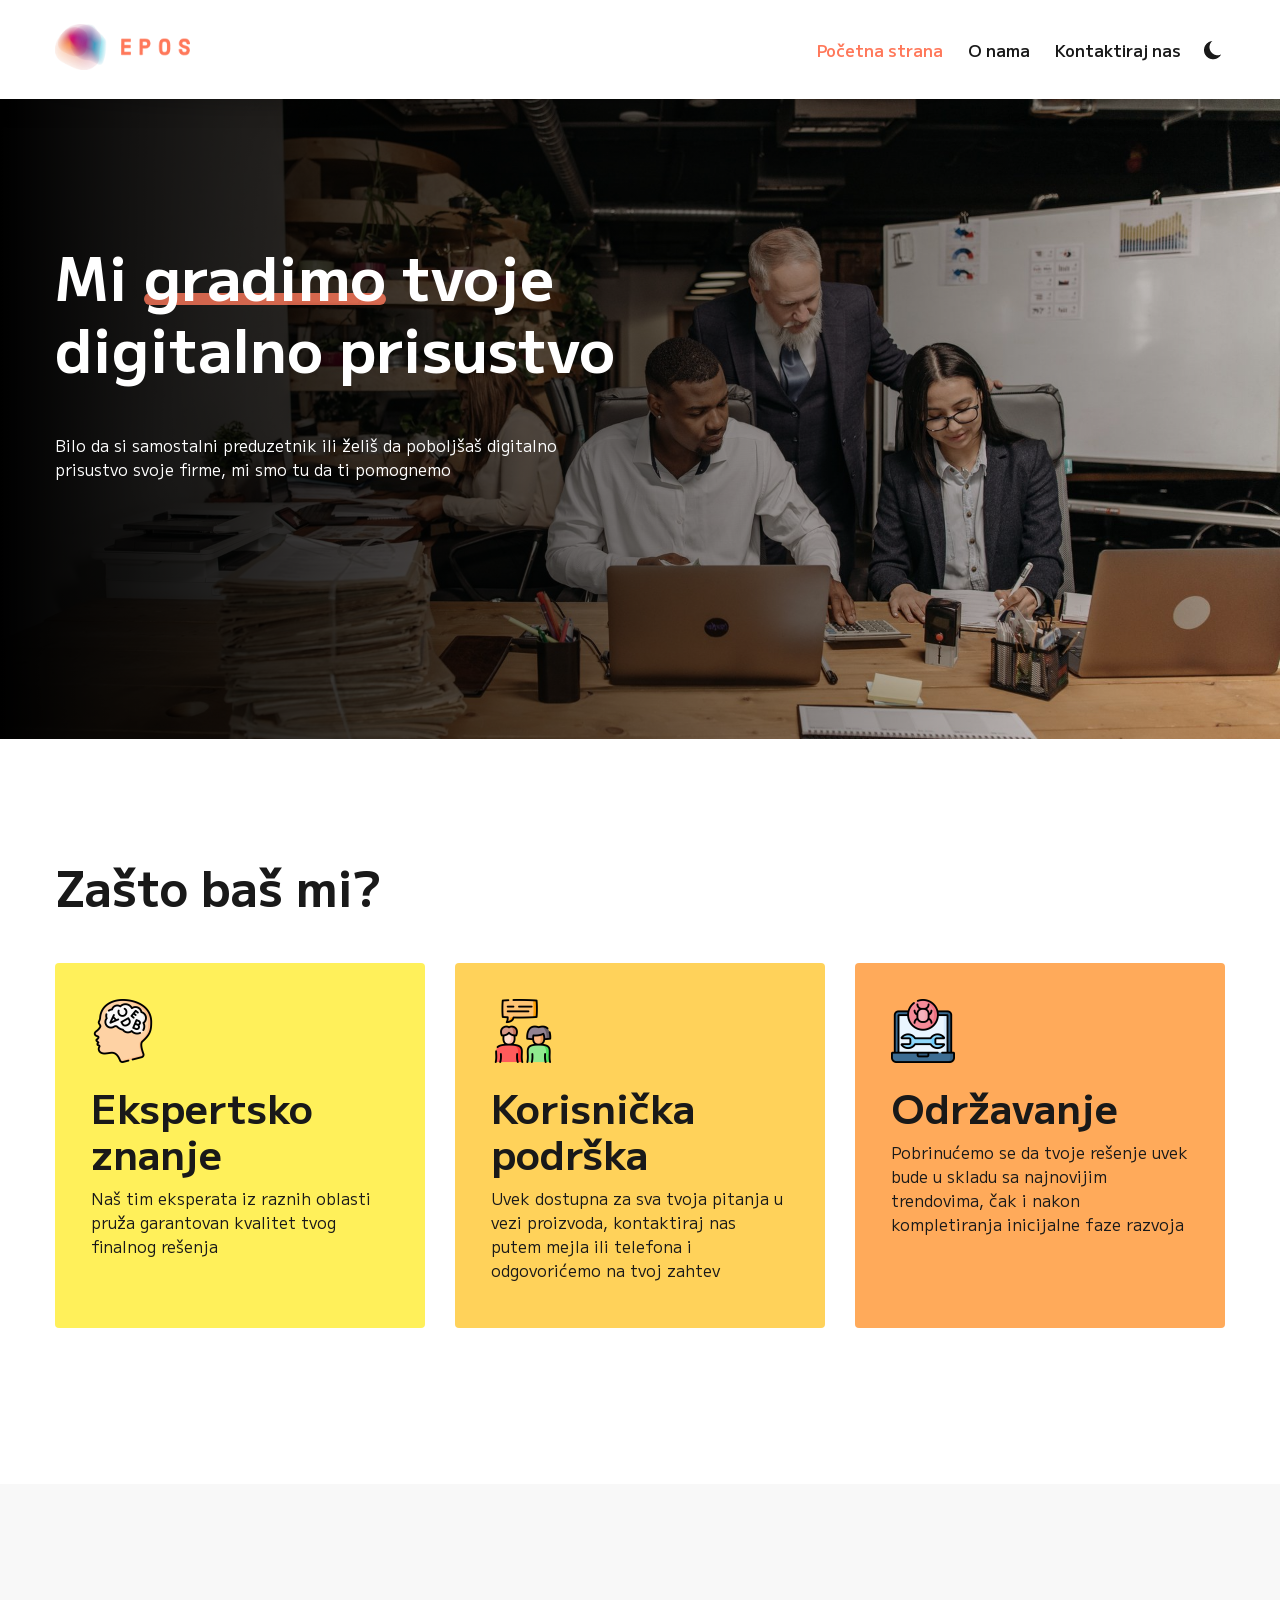
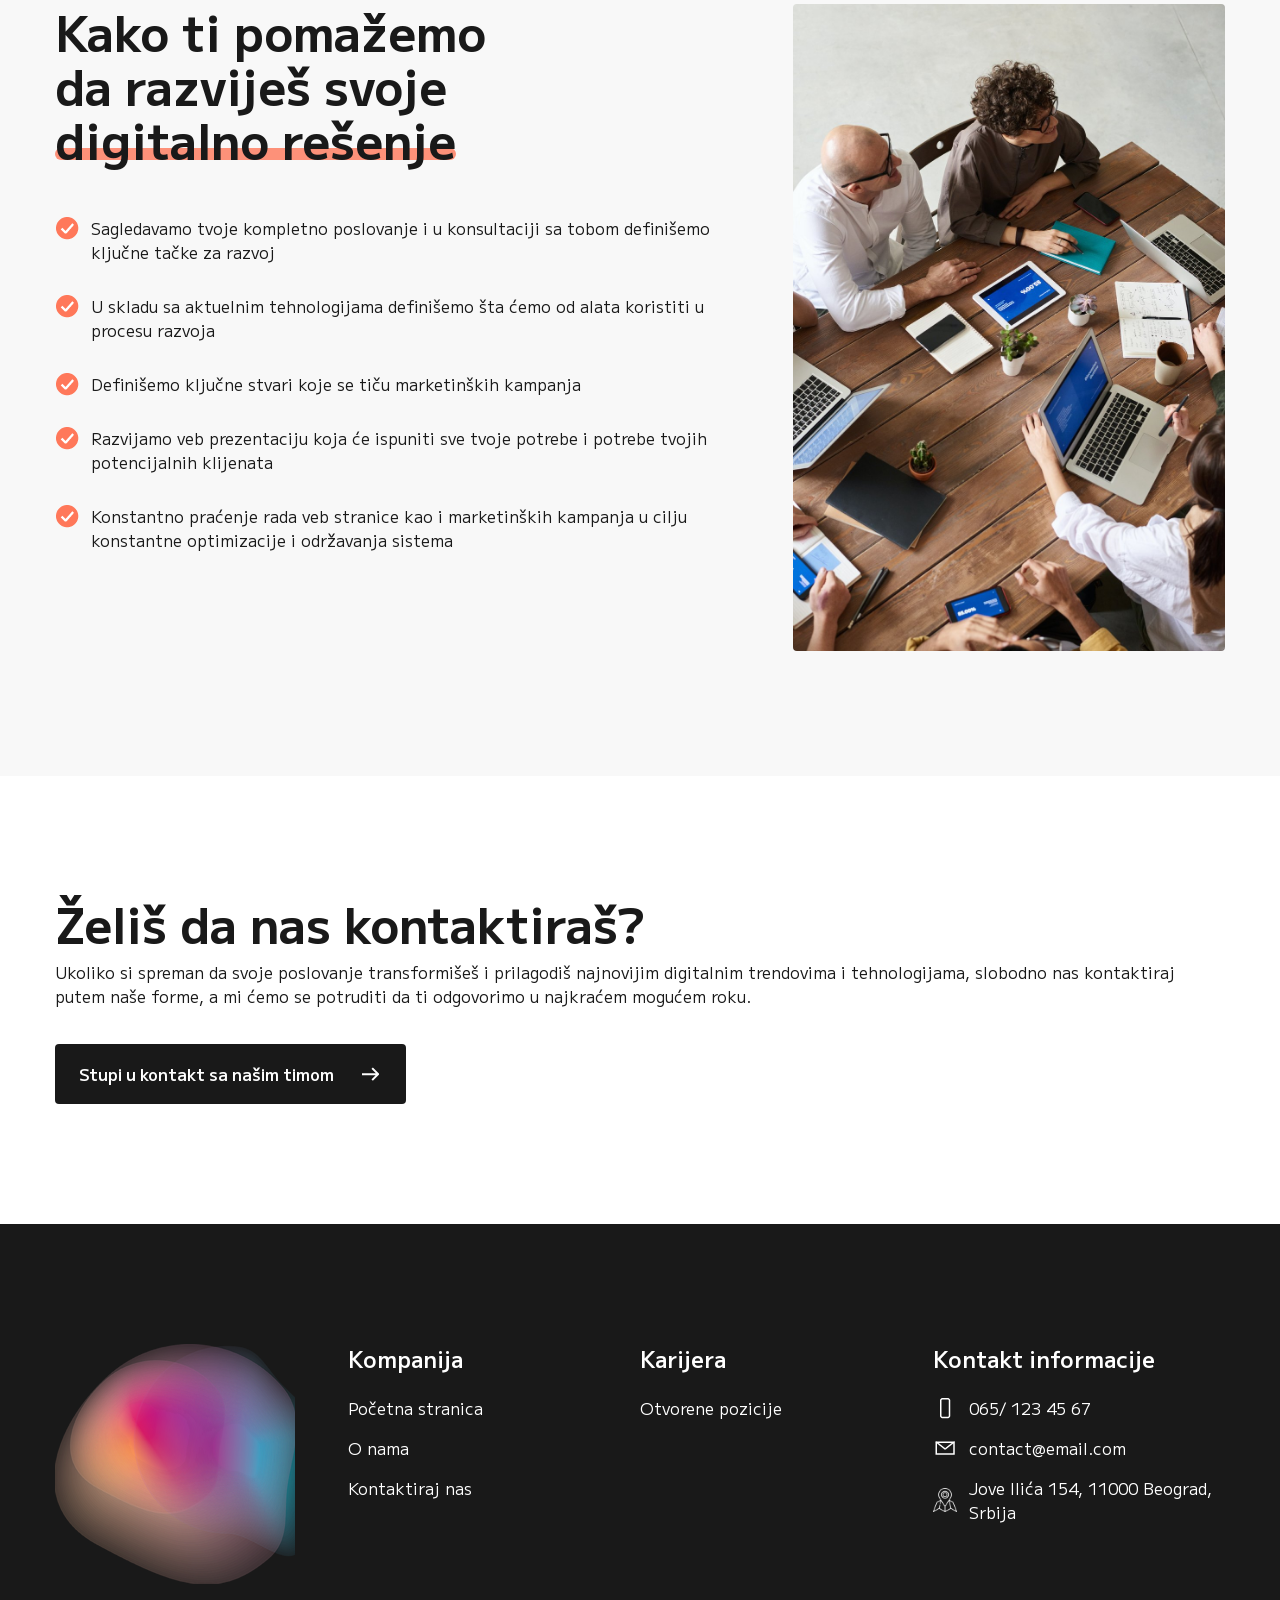
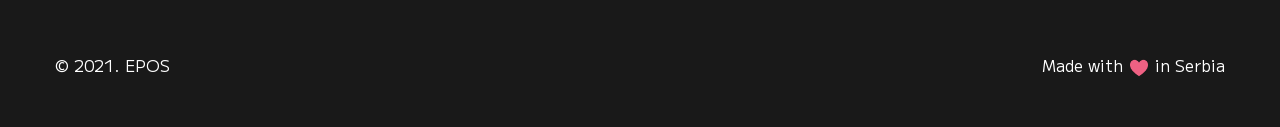
<file: index.html>
<!DOCTYPE html>
<html lang="sr">

<head>
    <meta charset="UTF-8">
    <meta http-equiv="X-UA-Compatible" content="IE=edge">
    <meta name="viewport" content="width=device-width, initial-scale=1.0">
    <title>Mi gradimo tvoje digitalno prisustvo</title>
    <meta name="description"
        content="Bilo da si samostalni preduzetnik ili želiš da poboljšaš digitalno prisustvo svoje firme, mi smo tu da ti pomognemo" />

    <!-- og: tags for social networks -->
    <meta property="og:title" content="Mi gradimo tvoje digitalno prisustvo" />
    <meta property="og:description"
        content="Bilo da si samostalni preduzetnik ili želiš da poboljšaš digitalno prisustvo svoje firme, mi smo tu da ti pomognemo" />
    <meta property="og:image" content="./images/index-hero.jpg" />

    <link rel="stylesheet" href="./css/modules/contact-us.css" />
    <link rel="stylesheet" href="./css/modules/footer.css" />
    <link rel="stylesheet" href="./css/modules/navigation.css" />
    <link rel="stylesheet" href="./css/modules/hero.css" />
    <link rel="stylesheet" href="./css/modules/underline.css" />
    <link rel="stylesheet" href="./css/modules/scroll.css" />
    <link rel="stylesheet" href="./css/modules/why-us.css" />
    <link rel="stylesheet" href="./css/modules/dark-mode.css" />

    <link rel="stylesheet" href="./css/global.css" />
    <link rel="stylesheet" href="./css/colors.css" />

    <link rel="stylesheet" href="./css/pages/index.css" />
</head>

<body>
    <script>
        if (document.cookie.split('; ').includes('dark_mode=1')) {
            document.body.classList.add('is-dark');
        }
    </script>
    <nav>
        <div id="navigation">
            <div id="navigation-inner-wrapper" class="container">
                <div>
                    <img class="navigation-logo" alt="logo" src="./images/logo-landscape.png" />
                </div>
                <div class="navigation-right-side">
                    <div class="navigation-links">
                        <a class="navigation-link text-eerie-black active" href="#">
                            Početna strana
                        </a>
                        <a class="navigation-link text-eerie-black" href="./pages/about.html">
                            O nama
                        </a>
                        <a class="navigation-link text-eerie-black" href="./pages/contact.html">
                            Kontaktiraj nas
                        </a>
                    </div>
                    <div class="view-mode-switch-wrapper">
                        <img class="view-mode-switch dark active" src="./images/icons/do-not-disturb-black.png"
                            alt="Dark mode" />
                        <img class="view-mode-switch light" src="./images/icons/do-not-disturb-white.png"
                            alt="Light mode" />
                    </div>
                </div>
                <div id="open-menu">
                    <div class="background-eerie-black"></div>
                    <div class="background-eerie-black"></div>
                </div>
            </div>
        </div>
    </nav>

    <main>
        <div class="hero">
            <div class="container">
                <div class="hero-content">
                    <h1 class="hero-title">Mi <span class="underline-primary">gradimo</span> tvoje digitalno prisustvo
                    </h1>
                    <p>Bilo da si samostalni preduzetnik ili želiš da poboljšaš digitalno prisustvo svoje firme, mi smo
                        tu da ti pomognemo</p>
                </div>
            </div>
        </div>

        <div class="section">
            <div class="container">
                <h2 class="section-title">Zašto baš mi?</h2>

                <div class="why-us-section-grid">
                    <div class="why-us-section-block background-corn">
                        <img src="./images/icons/lightbulb.png" alt="" />
                        <h3 class="is-dark--no-color-change">Ekspertsko znanje</h3>
                        <p class="is-dark--no-color-change">Naš tim eksperata iz raznih oblasti pruža garantovan
                            kvalitet tvog finalnog rešenja</p>
                    </div>

                    <div class="why-us-section-block background-orange-yellow-crayola">
                        <img src="./images/icons/help.png" alt="" />
                        <h3 class="is-dark--no-color-change">Korisnička podrška</h3>
                        <p class="is-dark--no-color-change">Uvek dostupna za sva tvoja pitanja u vezi proizvoda,
                            kontaktiraj nas putem mejla ili telefona i odgovorićemo na tvoj zahtev</p>
                    </div>

                    <div class="why-us-section-block background-rajah">
                        <img src="./images/icons/diagram.png" alt="" />
                        <h3 class="is-dark--no-color-change">Održavanje</h3>
                        <p class="is-dark--no-color-change">Pobrinućemo se da tvoje rešenje uvek bude u skladu sa
                            najnovijim trendovima, čak i nakon kompletiranja inicijalne faze razvoja</p>
                    </div>
                </div>
            </div>
        </div>

        <div class="section grey">
            <div class="container">
                <div class="how-we-help-wrapper">
                    <div>
                        <h2 class="section-title">Kako ti pomažemo da razviješ svoje <span
                                class="underline-primary">digitalno rešenje</span></h2>

                        <ul class="reset-list">
                            <li class="how-we-help-item">
                                <img src="./images/icons/check.png" />
                                <p>
                                    Sagledavamo tvoje kompletno poslovanje i u konsultaciji sa tobom definišemo ključne
                                    tačke za razvoj
                                </p>
                            </li>

                            <li class="how-we-help-item">
                                <img src="./images/icons/check.png" />
                                <p>
                                    U skladu sa aktuelnim tehnologijama definišemo šta ćemo od alata koristiti u procesu
                                    razvoja
                                </p>
                            </li>

                            <li class="how-we-help-item">
                                <img src="./images/icons/check.png" />
                                <p>
                                    Definišemo ključne stvari koje se tiču marketinških kampanja
                                </p>
                            </li>

                            <li class="how-we-help-item">
                                <img src="./images/icons/check.png" />
                                <p>
                                    Razvijamo veb prezentaciju koja će ispuniti sve tvoje potrebe i potrebe tvojih
                                    potencijalnih klijenata
                                </p>
                            </li>

                            <li class="how-we-help-item">
                                <img src="./images/icons/check.png" />
                                <p>
                                    Konstantno praćenje rada veb stranice kao i marketinških kampanja u cilju konstantne
                                    optimizacije i održavanja sistema
                                </p>
                            </li>
                        </ul>
                    </div>

                    <div class="how-we-help-image">
                        <img src="./images/index-how-we-help.jpg" alt="Srećni ljudi" />
                    </div>
                </div>
            </div>
        </div>

        <div class="section">
            <div class="container">
                <div class="ready-section-content">
                    <h2 class="section-title">
                        Želiš da nas kontaktiraš?
                    </h2>
                    <p class="section-subtitle">
                        Ukoliko si spreman da svoje poslovanje transformišeš i prilagodiš najnovijim digitalnim
                        trendovima i tehnologijama, slobodno nas kontaktiraj putem naše forme, a mi ćemo se potruditi da
                        ti odgovorimo u najkraćem mogućem roku.
                    </p>
                </div>
                <a href="./pages/contact.html" class="cta with-arrow background-eerie-black">
                    <span class="is-dark--no-color-change">
                        Stupi u kontakt sa našim timom
                    </span>
                    <img class="is-dark--hide" src="./images/icons/right-arrow-regular-white.png" alt="" />
                    <img class="is-dark--show" src="./images/icons/right-arrow-regular-black.png" alt="" />
                </a>
            </div>
        </div>

        <div id="scroll-to-top-button">
            <img src="./images/icons/up-arrow-regular-black.png" alt="" />
        </div>
    </main>

    <footer>
        <div class="footer background-eerie-black">
            <div class="container">
                <div class="footer-wrapper">
                    <div>
                        <img class="footer-logo" src="./images/logo.png" alt="Logo" />
                    </div>
                    <div>
                        <h5 class="footer-column-heading">
                            Kompanija
                        </h5>
                        <a href="#" class="footer-link">
                            Početna stranica
                        </a>
                        <a href="./pages/about.html" class="footer-link">
                            O nama
                        </a>
                        <a href="./pages/contact.html" class="footer-link">
                            Kontaktiraj nas
                        </a>
                    </div>
                    <div>
                        <h5 class="footer-column-heading">
                            Karijera
                        </h5>
                        <a href="./pages/open_positions.html" class="footer-link">
                            Otvorene pozicije
                        </a>
                    </div>
                    <div>
                        <h5 class="footer-column-heading">
                            Kontakt informacije
                        </h5>
                        <a href="tel:+381651234567" class="footer-link with-icon">
                            <img src="./images/icons/phone.png" alt="" />
                            <span>
                                065/ 123 45 67
                            </span>
                        </a>
                        <a href="mailto:contact@email.com" class="footer-link with-icon">
                            <img src="./images/icons/email.png" alt="" />
                            <span>
                                contact@email.com
                            </span>
                        </a>
                        <a href="https://www.google.com/maps/place/Faculty+of+Organizational+Sciences/@44.7727146,20.4728464,17z"
                            target="_blank" class="footer-link with-icon">
                            <img src="./images/icons/location.png" alt="" />
                            <span>
                                Jove Ilića 154, 11000 Beograd, Srbija
                            </span>
                        </a>
                    </div>
                </div>
                <div class="footer-bottom">
                    <p class="footer-link">
                        © 2021. EPOS
                    </p>
                    <p class="footer-link">
                        Made with
                        <img id="heart-footer" src="./images/icons/fire-heart.png" alt="" />
                        in Serbia
                    </p>
                </div>
            </div>
        </div>
    </footer>

    <script src="./js/modules/darkMode.js"></script>
    <script src="./js/modules/navigation.js"></script>
    <script src="./js/modules/scroll.js"></script>
</body>

</html>
</file>
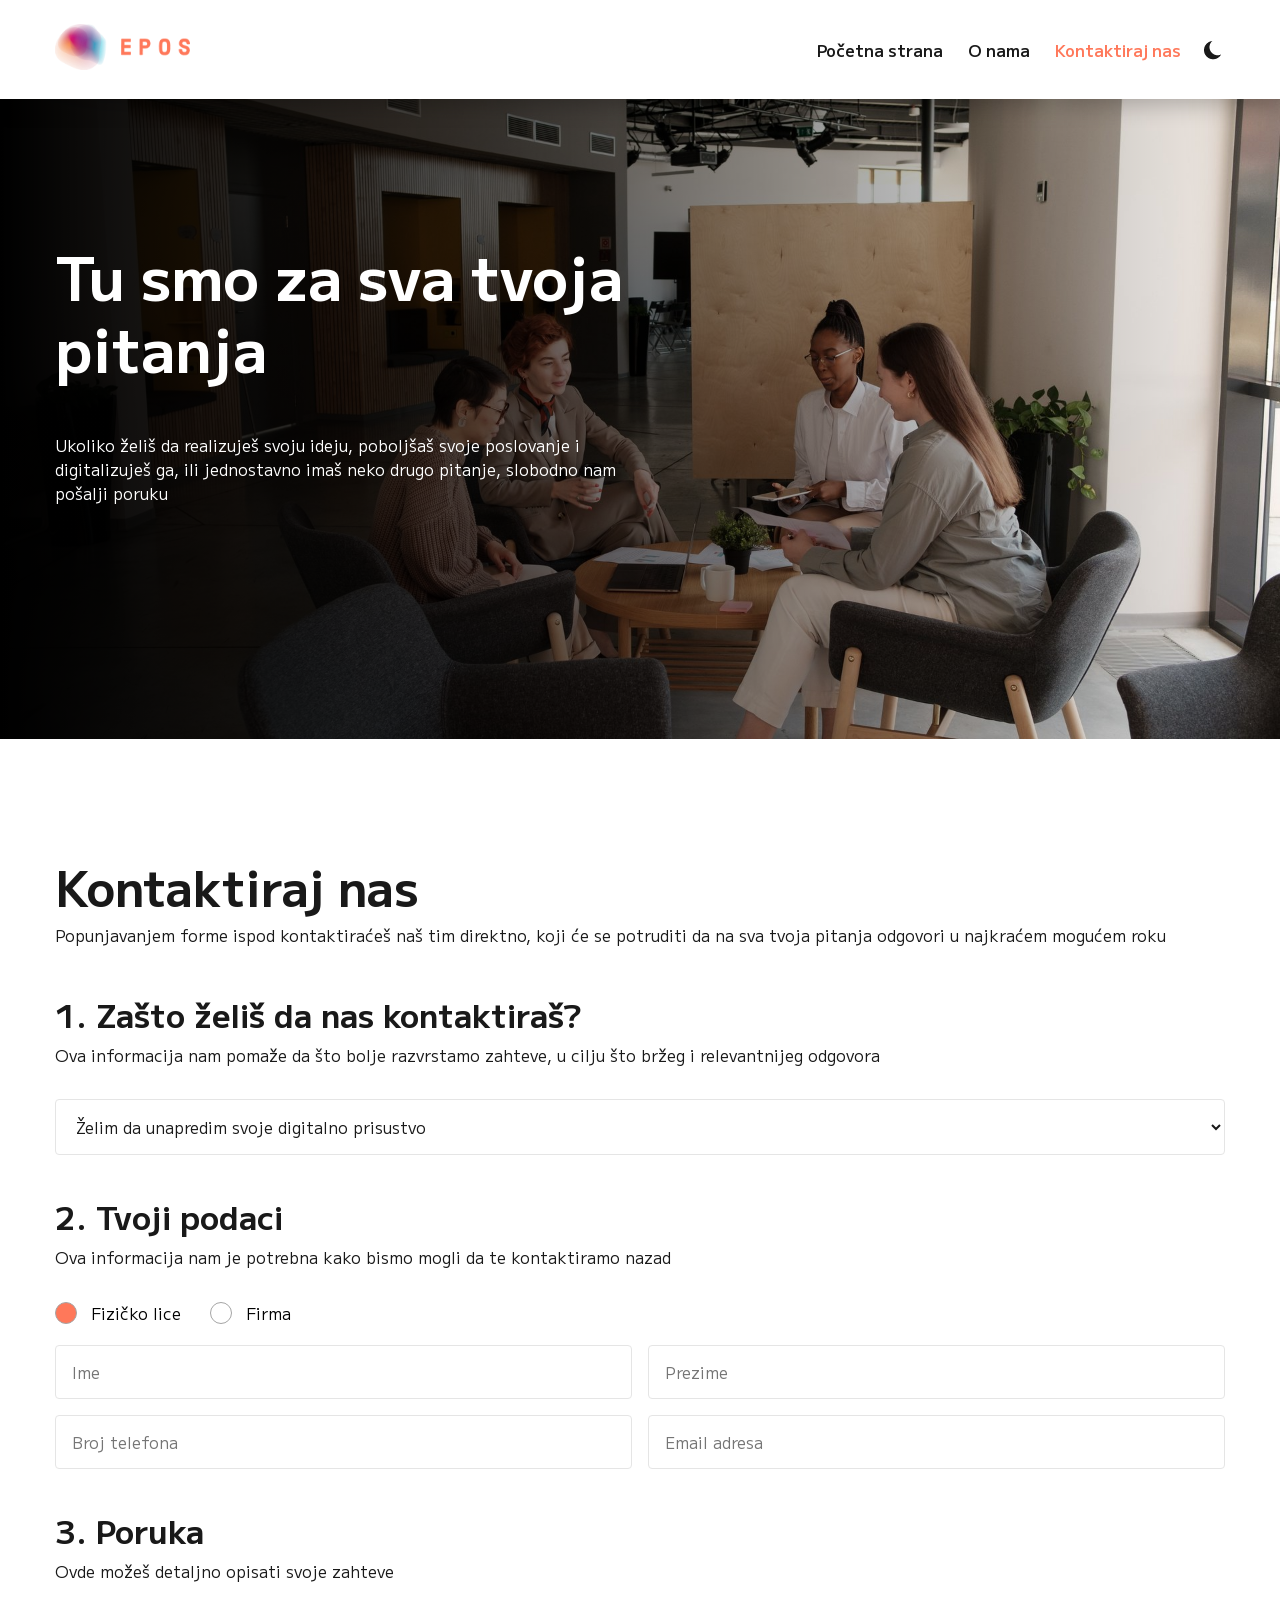
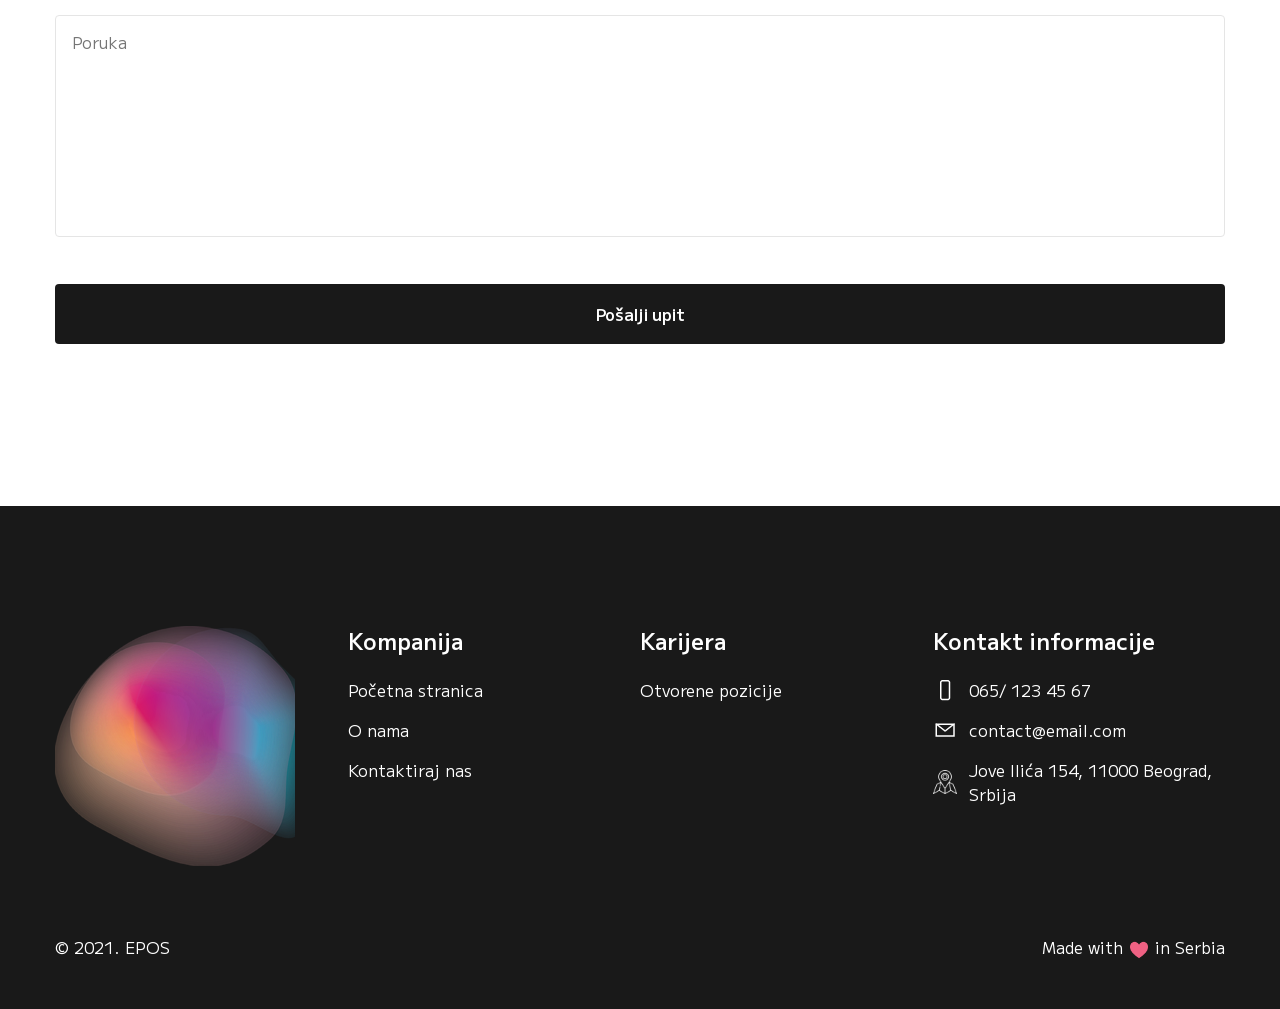
<file: pages/contact.html>
<!DOCTYPE html>
<html lang="sr">

<head>
    <meta charset="UTF-8">
    <meta http-equiv="X-UA-Compatible" content="IE=edge">
    <meta name="viewport" content="width=device-width, initial-scale=1.0">
    <title>Tu smo za sva tvoja pitanja | Kontakt</title>
    <meta name="description"
        content="Ukoliko želiš da realizuješ svoju ideju, poboljšaš svoje poslovanje i digitalizuješ ga, ili jednostavno imaš neko drugo pitanje, slobodno nam pošalji poruku" />

    <!-- og: tags for social networks -->
    <meta property="og:title" content="Kontaktiraj nas" />
    <meta property="og:description"
        content="Ukoliko želiš da realizuješ svoju ideju, poboljšaš svoje poslovanje i digitalizuješ ga, ili jednostavno imaš neko drugo pitanje, slobodno nam pošalji poruku" />
    <meta property="og:image" content="./../images/contact-hero.jpg" />

    <link rel="stylesheet" href="./../css/modules/contact-us.css" />
    <link rel="stylesheet" href="./../css/modules/footer.css" />
    <link rel="stylesheet" href="./../css/modules/navigation.css" />
    <link rel="stylesheet" href="./../css/modules/hero.css" />
    <link rel="stylesheet" href="./../css/modules/underline.css" />
    <link rel="stylesheet" href="./../css/modules/scroll.css" />
    <link rel="stylesheet" href="./../css/modules/dark-mode.css" />

    <link rel="stylesheet" href="./../css/global.css" />
    <link rel="stylesheet" href="./../css/colors.css" />

    <link rel="stylesheet" href="./../css/pages/contact.css" />
</head>

<body>
    <script>
        if (document.cookie.split('; ').includes('dark_mode=1')) {
            document.body.classList.add('is-dark');
        }
    </script>
    <nav>
        <div id="navigation">
            <div id="navigation-inner-wrapper" class="container">
                <div>
                    <img class="navigation-logo" alt="logo" src="./../images/logo-landscape.png" />
                </div>
                <div class="navigation-right-side">
                    <div class="navigation-links">
                        <a class="navigation-link text-eerie-black" href="./../index.html">
                            Početna strana
                        </a>
                        <a class="navigation-link text-eerie-black" href="./../pages/about.html">
                            O nama
                        </a>
                        <a class="navigation-link text-eerie-black active" href="./../pages/contact.html">
                            Kontaktiraj nas
                        </a>
                    </div>
                    <div class="view-mode-switch-wrapper">
                        <img class="view-mode-switch dark active" src="./../images/icons/do-not-disturb-black.png"
                            alt="Dark mode" />
                        <img class="view-mode-switch light" src="./../images/icons/do-not-disturb-white.png"
                            alt="Light mode" />
                    </div>
                </div>
                <div id="open-menu">
                    <div class="background-eerie-black"></div>
                    <div class="background-eerie-black"></div>
                </div>
            </div>
        </div>
    </nav>

    <main>
        <div class="hero">
            <div class="container">
                <div class="hero-content">
                    <h1 class="hero-title">Tu smo za sva tvoja pitanja</h1>
                    <p>Ukoliko želiš da realizuješ svoju ideju, poboljšaš svoje poslovanje i digitalizuješ ga, ili
                        jednostavno imaš neko drugo pitanje, slobodno nam pošalji poruku</p>
                </div>
            </div>
        </div>

        <div class="section">
            <div class="container">
                <h2 class="section-title">
                    Kontaktiraj nas
                </h2>
                <p class="section-subtitle">
                    Popunjavanjem forme ispod kontaktiraćeš naš tim direktno, koji će se potruditi da na sva tvoja
                    pitanja odgovori u najkraćem mogućem roku
                </p>

                <form id="contact-form" method="GET" action="">
                    <div class="contact-form-section">
                        <h4>
                            1. Zašto želiš da nas kontaktiraš?
                        </h4>
                        <p>
                            Ova informacija nam pomaže da što bolje razvrstamo zahteve, u cilju što bržeg i
                            relevantnijeg odgovora
                        </p>
                        <div class="input-group">
                            <select id="service_type" name="service_type" data-placeholder="Razlog za kontakt">
                                <option value="work" selected>Želim da unapredim svoje digitalno prisustvo</option>
                                <option value="careers">Želim da pošaljem upit u vezi otvorenih pozicija</option>
                                <option value="support">Korisnička podrška</option>
                                <option value="complaint">Žalba</option>
                                <option value="other">Drugo</option>
                            </select>

                            <a id="careers_service_type" class="contact-us-service-type-note"
                                href="./open_positions.html">
                                Pogledaj sve otvorene pozicije u našoj kompaniji i saznaj kako da se prijaviš.
                                <img src="./../images/icons/right-arrow-regular-black.png" alt="" />
                            </a>
                        </div>
                    </div>

                    <div class="contact-form-section">
                        <h4>
                            2. Tvoji podaci
                        </h4>
                        <p>
                            Ova informacija nam je potrebna kako bismo mogli da te kontaktiramo nazad
                        </p>

                        <div class="radio-group">
                            <label for="individual_type" class="custom-radio">
                                <input type="radio" id="individual_type" name="individual_type" value="individual"
                                    data-placeholder="Tip" checked />
                                <span>Fizičko lice</span>
                            </label>
                            <label for="company_type" class="custom-radio">
                                <input type="radio" id="company_type" name="individual_type" data-placeholder="Tip"
                                    value="company" />
                                <span>Firma</span>
                            </label>
                        </div>
                        <div class="input-grid grid--2">
                            <div>
                                <div class="input-group">
                                    <input type="text" id="first_name" name="first_name" placeholder="Ime" />
                                </div>
                            </div>
                            <div>
                                <div class="input-group">
                                    <input type="text" id="last_name" name="last_name" placeholder="Prezime" />
                                </div>
                            </div>
                        </div>

                        <div class="input-grid grid--2">
                            <div>
                                <div class="input-group">
                                    <input type="text" id="phone_number" name="phone_number"
                                        placeholder="Broj telefona" />
                                </div>
                            </div>
                            <div>
                                <div class="input-group">
                                    <input type="email" id="email" name="email" placeholder="Email adresa" />
                                </div>
                            </div>
                        </div>

                        <div id="contact-us-company-data" style="display: none;" class="input-grid grid--2">
                            <div>
                                <div class="input-group">
                                    <input type="text" id="company_name" name="company_name"
                                        placeholder="Naziv kompanije" />
                                </div>
                            </div>
                            <div>
                                <div class="input-group">
                                    <input type="text" id="pib" name="pib" placeholder="PIB" />
                                </div>
                            </div>
                        </div>
                    </div>

                    <div class="contact-form-section">
                        <h4>
                            3. Poruka
                        </h4>
                        <p>
                            Ovde možeš detaljno opisati svoje zahteve
                        </p>

                        <div class="input-group">
                            <textarea rows="8" id="message" name="message" placeholder="Poruka"></textarea>
                        </div>
                    </div>

                    <div class="contact-form-section">
                        <button id="contact-us-button" type="button" class="cta w-100 background-eerie-black">
                            Pošalji upit
                        </button>
                    </div>
                </form>

                <div style="display: none;" id="contact-form-success">
                    <h4 class="title">
                        Tvoji podaci su uspešno prosleđeni našem timu!
                        <img src="./../images/icons/success.png" alt="" />
                    </h4>
                </div>
            </div>
        </div>

        <div id="scroll-to-top-button">
            <img src="./../images/icons/up-arrow-regular-black.png" alt="" />
        </div>
    </main>

    <footer>
        <div class="footer background-eerie-black">
            <div class="container">
                <div class="footer-wrapper">
                    <div>
                        <img class="footer-logo" src="./../images/logo.png" alt="Logo" />
                    </div>
                    <div>
                        <h5 class="footer-column-heading">
                            Kompanija
                        </h5>
                        <a href="./../index.html" class="footer-link">
                            Početna stranica
                        </a>
                        <a href="./../pages/about.html" class="footer-link">
                            O nama
                        </a>
                        <a href="./../pages/contact.html" class="footer-link">
                            Kontaktiraj nas
                        </a>
                    </div>
                    <div>
                        <h5 class="footer-column-heading">
                            Karijera
                        </h5>
                        <a href="./../pages/open_positions.html" class="footer-link">
                            Otvorene pozicije
                        </a>
                    </div>
                    <div>
                        <h5 class="footer-column-heading">
                            Kontakt informacije
                        </h5>
                        <a href="tel:+381651234567" class="footer-link with-icon">
                            <img src="./../images/icons/phone.png" alt="" />
                            <span>
                                065/ 123 45 67
                            </span>
                        </a>
                        <a href="mailto:contact@email.com" class="footer-link with-icon">
                            <img src="./../images/icons/email.png" alt="" />
                            <span>
                                contact@email.com
                            </span>
                        </a>
                        <a href="https://www.google.com/maps/place/Faculty+of+Organizational+Sciences/@44.7727146,20.4728464,17z"
                            target="_blank" class="footer-link with-icon">
                            <img src="./../images/icons/location.png" alt="" />
                            <span>
                                Jove Ilića 154, 11000 Beograd, Srbija
                            </span>
                        </a>
                    </div>
                </div>
                <div class="footer-bottom">
                    <p class="footer-link">
                        © 2021. EPOS
                    </p>
                    <p class="footer-link">
                        Made with
                        <img id="heart-footer" src="./../images/icons/fire-heart.png" alt="" />
                        in Serbia
                    </p>
                </div>
            </div>
        </div>
    </footer>

    <script src="https://code.jquery.com/jquery-3.6.0.min.js"
        integrity="sha256-/xUj+3OJU5yExlq6GSYGSHk7tPXikynS7ogEvDej/m4=" crossorigin="anonymous"></script>
    <script type="module" src="./../js/pages/contact.js"></script>

    <script src="./../js/modules/darkMode.js"></script>
    <script src="./../js/modules/navigation.js"></script>
    <script src="./../js/modules/scroll.js"></script>
</body>

</html>
</file>
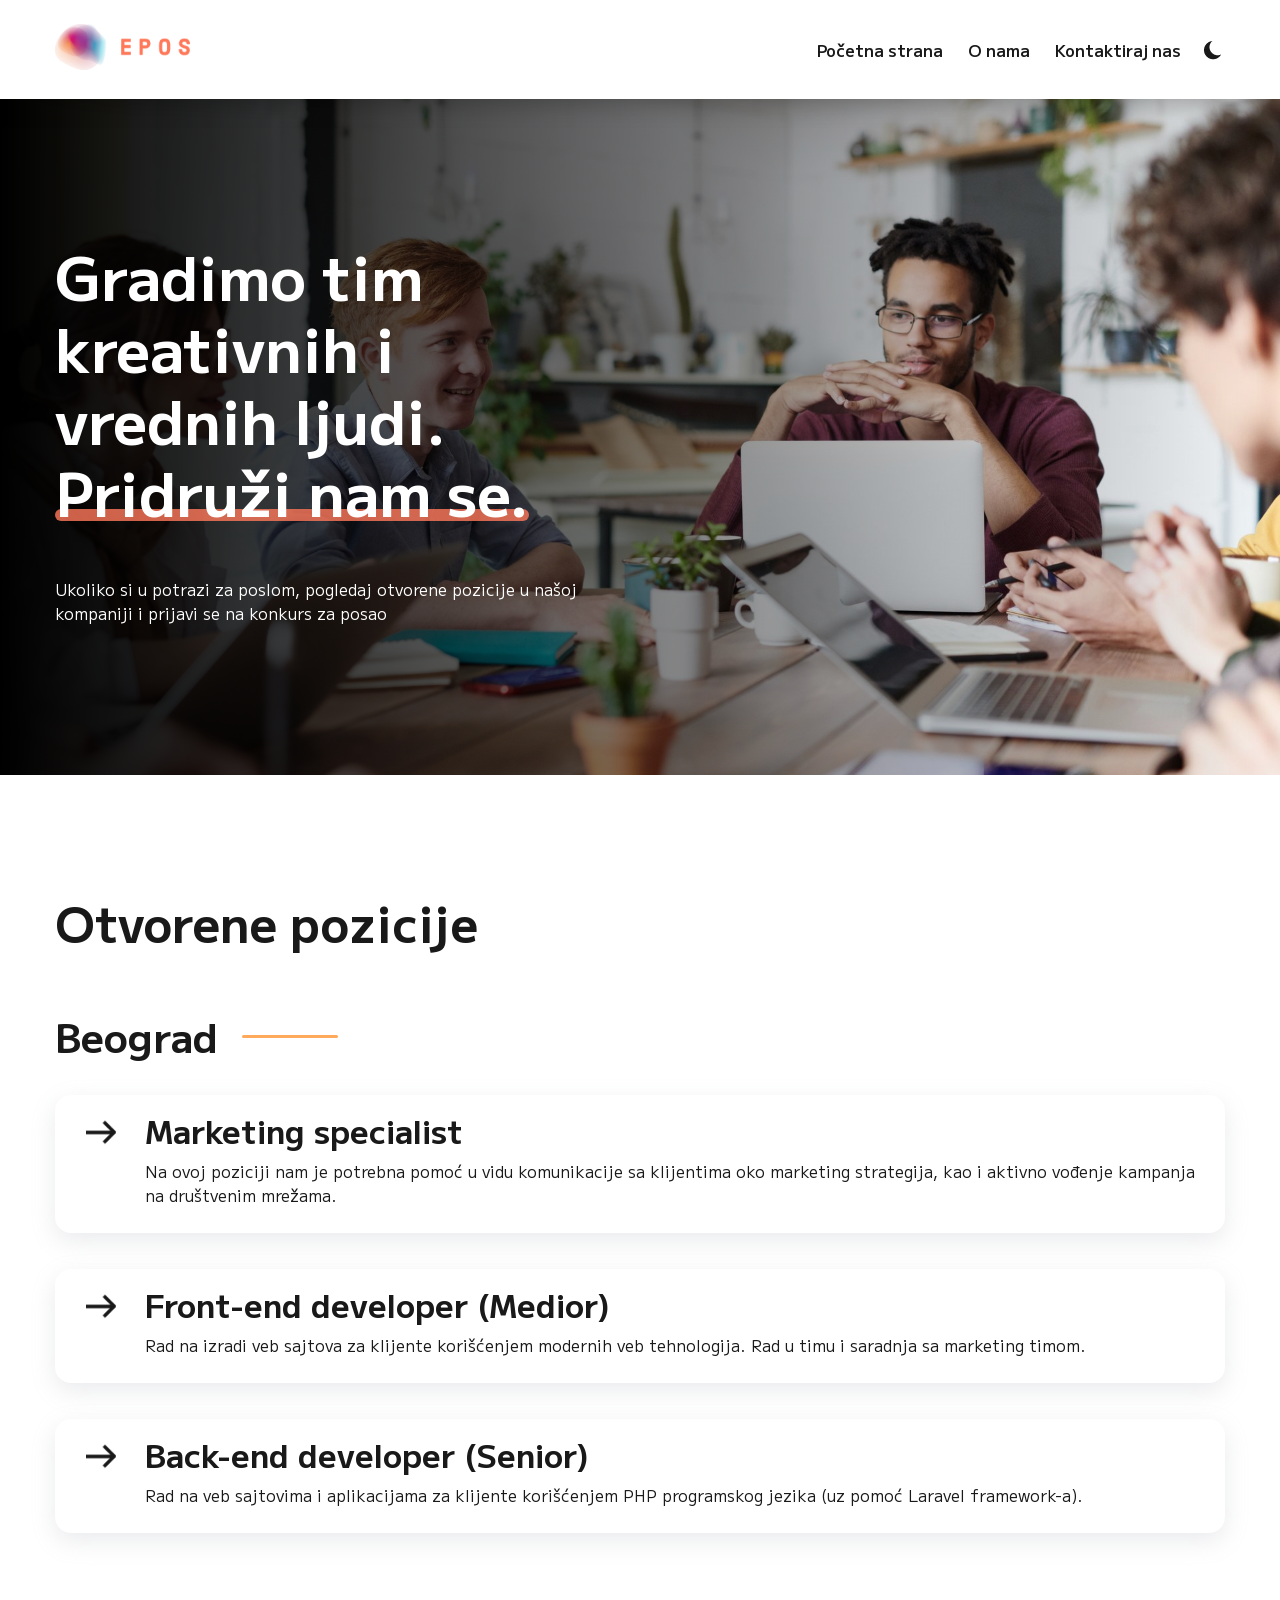
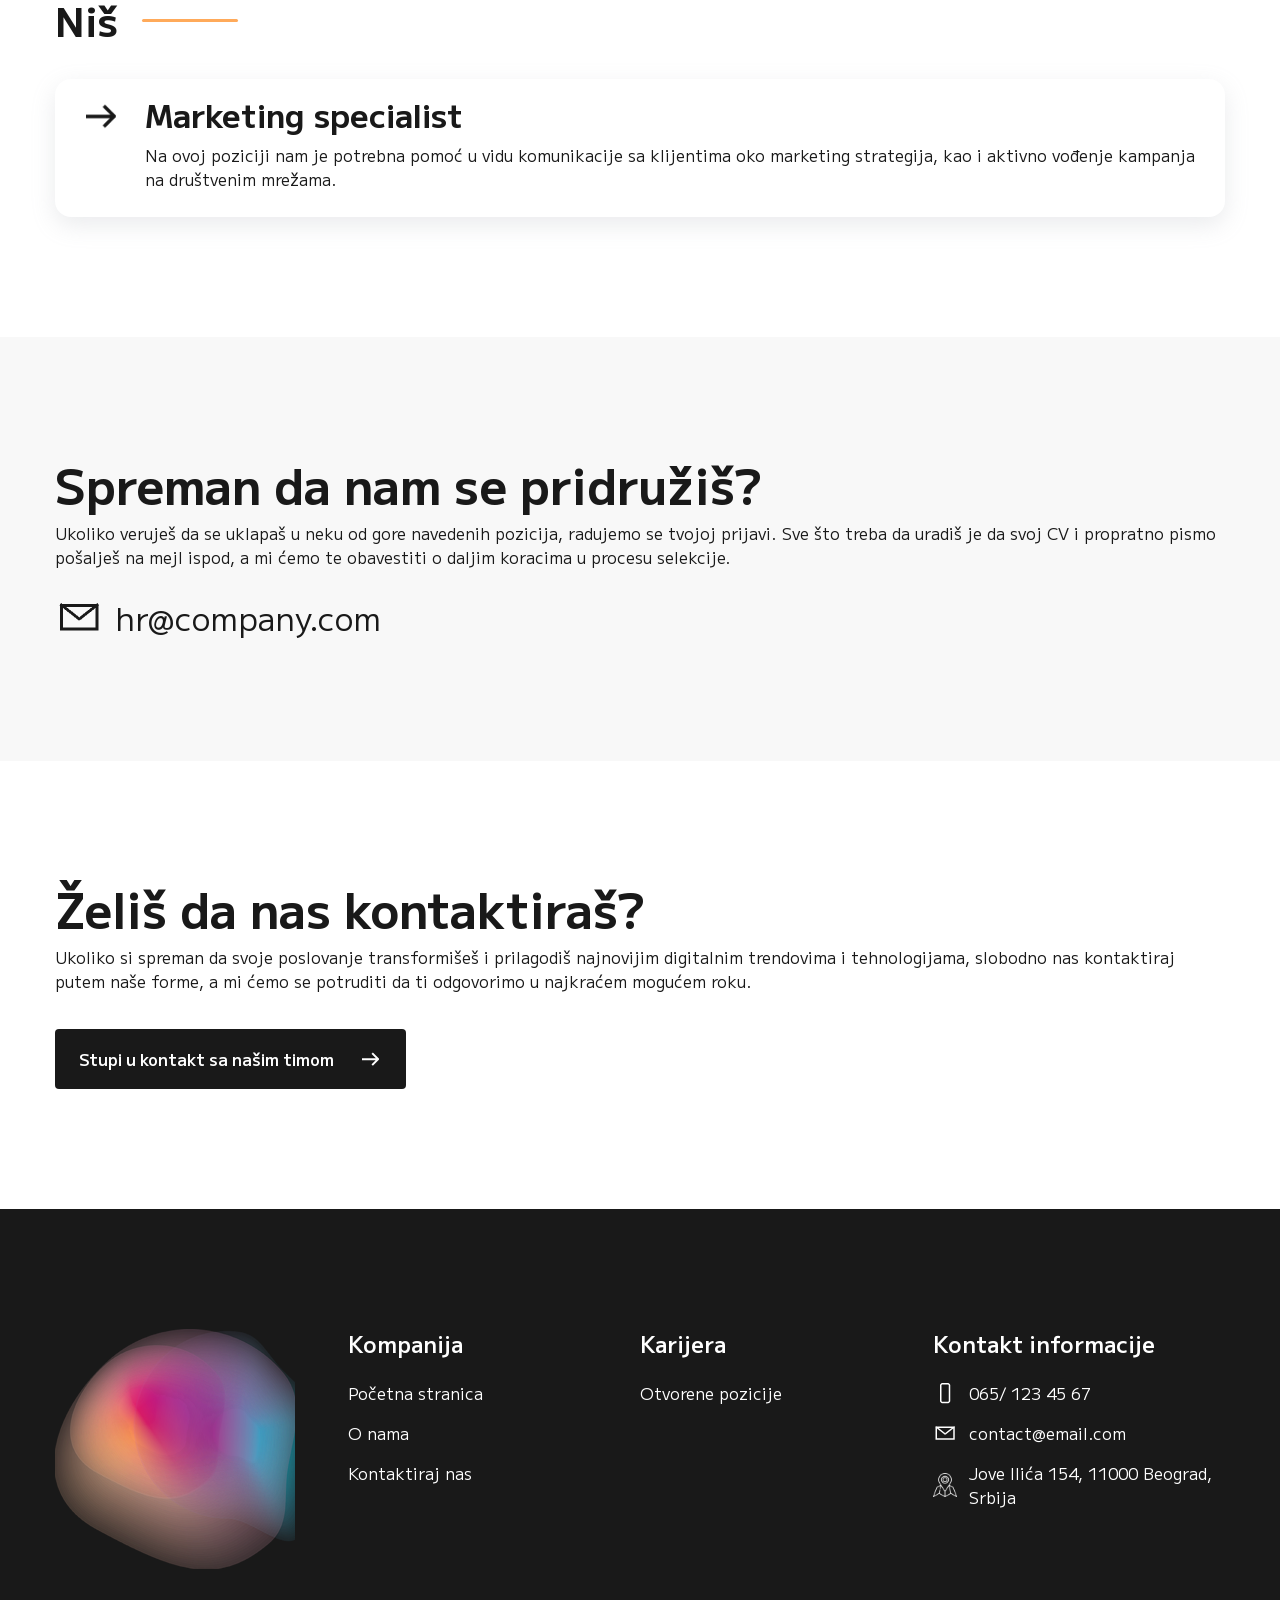
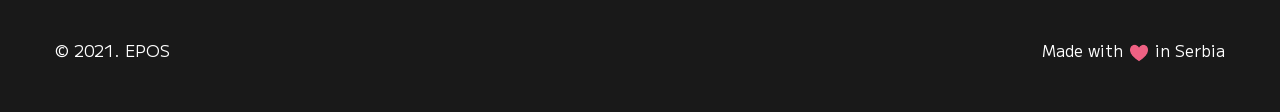
<file: pages/open_positions.html>
<!DOCTYPE html>
<html lang="sr">

<head>
    <meta charset="UTF-8">
    <meta http-equiv="X-UA-Compatible" content="IE=edge">
    <meta name="viewport" content="width=device-width, initial-scale=1.0">
    <title>Gradimo tim kreativnih i vrednih ljudi. Pridruži nam se.</title>
    <meta name="description"
        content="Ukoliko si u potrazi za poslom, pogledaj otvorene pozicije u našoj kompaniji i prijavi se na konkurs za posao" />

    <!-- og: tags for social networks -->
    <meta property="og:title" content="Otvorene pozicije" />
    <meta property="og:description"
        content="Ukoliko si u potrazi za poslom, pogledaj otvorene pozicije u našoj kompaniji i prijavi se na konkurs za posao" />
    <meta property="og:image" content="./../images/open-positions-hero.jpg" />

    <link rel="stylesheet" href="./../css/modules/contact-us.css" />
    <link rel="stylesheet" href="./../css/modules/footer.css" />
    <link rel="stylesheet" href="./../css/modules/navigation.css" />
    <link rel="stylesheet" href="./../css/modules/hero.css" />
    <link rel="stylesheet" href="./../css/modules/underline.css" />
    <link rel="stylesheet" href="./../css/modules/scroll.css" />
    <link rel="stylesheet" href="./../css/modules/dark-mode.css" />

    <link rel="stylesheet" href="./../css/global.css" />
    <link rel="stylesheet" href="./../css/colors.css" />

    <link rel="stylesheet" href="./../css/pages/open_positions.css" />
</head>

<body>
    <script>
        if (document.cookie.split('; ').includes('dark_mode=1')) {
            document.body.classList.add('is-dark');
        }
    </script>
    <nav>
        <div id="navigation">
            <div id="navigation-inner-wrapper" class="container">
                <div>
                    <img class="navigation-logo" alt="logo" src="./../images/logo-landscape.png" />
                </div>
                <div class="navigation-right-side">
                    <div class="navigation-links">
                        <a class="navigation-link text-eerie-black" href="./../index.html">
                            Početna strana
                        </a>
                        <a class="navigation-link text-eerie-black" href="./../pages/about.html">
                            O nama
                        </a>
                        <a class="navigation-link text-eerie-black" href="./../pages/contact.html">
                            Kontaktiraj nas
                        </a>
                    </div>
                    <div class="view-mode-switch-wrapper">
                        <img class="view-mode-switch dark active" src="./../images/icons/do-not-disturb-black.png"
                            alt="Dark mode" />
                        <img class="view-mode-switch light" src="./../images/icons/do-not-disturb-white.png"
                            alt="Light mode" />
                    </div>
                </div>
                <div id="open-menu">
                    <div class="background-eerie-black"></div>
                    <div class="background-eerie-black"></div>
                </div>
            </div>
        </div>
    </nav>

    <main>
        <div class="hero">
            <div class="container">
                <div class="hero-content">
                    <h1 class="hero-title">Gradimo tim kreativnih i vrednih ljudi. <span
                            class="underline-primary">Pridruži nam se.</span></h1>
                    <p>Ukoliko si u potrazi za poslom, pogledaj otvorene pozicije u našoj kompaniji i prijavi se na
                        konkurs za posao</p>
                </div>
            </div>
        </div>

        <div class="section">
            <div class="container">
                <h2 class="section-title">
                    Otvorene pozicije
                </h2>

                <div class="open-position-group">
                    <h3 class="open-position-location-title">
                        Beograd
                    </h3>
                    <div class="open-position-card">
                        <img src="./../images/icons/right-arrow-regular-black.png" alt="" />
                        <div>
                            <h4 class="open-position-card-title">
                                Marketing specialist
                            </h4>
                            <p class="open-position-card-description">
                                Na ovoj poziciji nam je potrebna pomoć u vidu komunikacije sa klijentima oko marketing
                                strategija, kao i aktivno vođenje kampanja na društvenim mrežama.
                            </p>
                            <div class="open-position-card-content">
                                <ul class="reset-list">
                                    <li>
                                        Dobre veštine komunikacije sa klijentima
                                    </li>
                                    <li>
                                        Poznavanje alata za kreiranje marketinških kampanja na Facebook-u i Instagramu
                                    </li>
                                    <li>
                                        Poznavanje Google Analytics alata
                                    </li>
                                    <li>
                                        Poznavanje Microsoft Office paketa
                                    </li>
                                </ul>
                            </div>
                        </div>
                    </div>
                    <div class="open-position-card">
                        <img src="./../images/icons/right-arrow-regular-black.png" alt="" />
                        <div>
                            <h4 class="open-position-card-title">
                                Front-end developer (Medior)
                            </h4>
                            <p class="open-position-card-description">
                                Rad na izradi veb sajtova za klijente korišćenjem modernih veb tehnologija. Rad u timu i
                                saradnja sa marketing timom.
                            </p>
                            <div class="open-position-card-content">
                                <ul class="reset-list">
                                    <li>
                                        Poznavanje HTML-a
                                    </li>
                                    <li>
                                        Poznavanje CSS-a
                                    </li>
                                    <li>
                                        Poznavanje SCSS-a
                                    </li>
                                    <li>
                                        Poznavanje Javascript-a
                                    </li>
                                    <li>
                                        Osnovno znanje o VueJS framework-u
                                    </li>
                                    <li>
                                        Osnovno poznavanje alata WebPack
                                    </li>
                                </ul>
                            </div>
                        </div>
                    </div>
                    <div class="open-position-card">
                        <img src="./../images/icons/right-arrow-regular-black.png" alt="" />
                        <div>
                            <h4 class="open-position-card-title">
                                Back-end developer (Senior)
                            </h4>
                            <p class="open-position-card-description">
                                Rad na veb sajtovima i aplikacijama za klijente korišćenjem PHP programskog jezika (uz
                                pomoć Laravel framework-a).
                            </p>
                            <div class="open-position-card-content">
                                <ul class="reset-list">
                                    <li>
                                        Poznavanje PHP programskog jezika
                                    </li>
                                    <li>
                                        Napredno poznavanje Laravel PHP framework-a
                                    </li>
                                    <li>
                                        Napredan rad sa MySQL bazom podataka
                                    </li>
                                    <li>
                                        Osnovno poznavanje Linux operativnih sistema i linux komandi
                                    </li>
                                    <li>
                                        Razumevanje REST API-a
                                    </li>
                                </ul>
                            </div>
                        </div>
                    </div>
                </div>

                <div class="open-position-group">
                    <h3 class="open-position-location-title">
                        Niš
                    </h3>
                    <div class="open-position-card">
                        <img src="./../images/icons/right-arrow-regular-black.png" alt="" />
                        <div>
                            <h4 class="open-position-card-title">
                                Marketing specialist
                            </h4>

                            <p class="open-position-card-description">
                                Na ovoj poziciji nam je potrebna pomoć u vidu komunikacije sa klijentima oko marketing
                                strategija, kao i aktivno vođenje kampanja na društvenim mrežama.
                            </p>

                            <div class="open-position-card-content">
                                <ul class="reset-list">
                                    <li>
                                        Dobre veštine komunikacije sa klijentima
                                    </li>
                                    <li>
                                        Poznavanje alata za kreiranje marketinških kampanja na Facebook-u i Instagramu
                                    </li>
                                    <li>
                                        Poznavanje Google Analytics alata
                                    </li>
                                    <li>
                                        Poznavanje Microsoft Office paketa
                                    </li>
                                </ul>
                            </div>
                        </div>
                    </div>
                </div>
            </div>
        </div>

        <div class="section grey">
            <div class="container">
                <h2 class="section-title">
                    Spreman da nam se pridružiš?
                </h2>
                <p class="section-subtitle">
                    Ukoliko veruješ da se uklapaš u neku od gore navedenih pozicija, radujemo se tvojoj prijavi. Sve što
                    treba da uradiš je da svoj CV i propratno pismo pošalješ na mejl ispod, a mi ćemo te obavestiti o
                    daljim koracima u procesu selekcije.
                </p>
                <a href="mailto:hr@company.com" class="join-us-section-contact">
                    <img src="./../images/icons/email-black.png" alt="" />
                    hr@company.com
                </a>
            </div>
        </div>

        <div class="section">
            <div class="container">
                <div class="ready-section-content">
                    <h2 class="section-title">
                        Želiš da nas kontaktiraš?
                    </h2>
                    <p class="section-subtitle">
                        Ukoliko si spreman da svoje poslovanje transformišeš i prilagodiš najnovijim digitalnim
                        trendovima i tehnologijama, slobodno nas kontaktiraj putem naše forme, a mi ćemo se potruditi da
                        ti odgovorimo u najkraćem mogućem roku.
                    </p>
                </div>
                <a href="./../pages/contact.html" class="cta with-arrow background-eerie-black">
                    <span class="is-dark--no-color-change">
                        Stupi u kontakt sa našim timom
                    </span>
                    <img class="is-dark--hide" src="./../images/icons/right-arrow-regular-white.png" alt="" />
                    <img class="is-dark--show" src="./../images/icons/right-arrow-regular-black.png" alt="" />
                </a>
            </div>
        </div>

        <div id="scroll-to-top-button">
            <img src="./../images/icons/up-arrow-regular-black.png" alt="" />
        </div>
    </main>

    <footer>
        <div class="footer background-eerie-black">
            <div class="container">
                <div class="footer-wrapper">
                    <div>
                        <img class="footer-logo" src="./../images/logo.png" alt="Logo" />
                    </div>
                    <div>
                        <h5 class="footer-column-heading">
                            Kompanija
                        </h5>
                        <a href="./../index.html" class="footer-link">
                            Početna stranica
                        </a>
                        <a href="./../pages/about.html" class="footer-link">
                            O nama
                        </a>
                        <a href="./../pages/contact.html" class="footer-link">
                            Kontaktiraj nas
                        </a>
                    </div>
                    <div>
                        <h5 class="footer-column-heading">
                            Karijera
                        </h5>
                        <a href="./../pages/open_positions.html" class="footer-link">
                            Otvorene pozicije
                        </a>
                    </div>
                    <div>
                        <h5 class="footer-column-heading">
                            Kontakt informacije
                        </h5>
                        <a href="tel:+381651234567" class="footer-link with-icon">
                            <img src="./../images/icons/phone.png" alt="" />
                            <span>
                                065/ 123 45 67
                            </span>
                        </a>
                        <a href="mailto:contact@email.com" class="footer-link with-icon">
                            <img src="./../images/icons/email.png" alt="" />
                            <span>
                                contact@email.com
                            </span>
                        </a>
                        <a href="https://www.google.com/maps/place/Faculty+of+Organizational+Sciences/@44.7727146,20.4728464,17z"
                            target="_blank" class="footer-link with-icon">
                            <img src="./../images/icons/location.png" alt="" />
                            <span>
                                Jove Ilića 154, 11000 Beograd, Srbija
                            </span>
                        </a>
                    </div>
                </div>
                <div class="footer-bottom">
                    <p class="footer-link">
                        © 2021. EPOS
                    </p>
                    <p class="footer-link">
                        Made with
                        <img id="heart-footer" src="./../images/icons/fire-heart.png" alt="" />
                        in Serbia
                    </p>
                </div>
            </div>
        </div>
    </footer>

    <script src="https://code.jquery.com/jquery-3.6.0.min.js"
        integrity="sha256-/xUj+3OJU5yExlq6GSYGSHk7tPXikynS7ogEvDej/m4=" crossorigin="anonymous"></script>
    <script src="./../js/pages/open_positions.js"></script>

    <script src="./../js/modules/darkMode.js"></script>
    <script src="./../js/modules/navigation.js"></script>
    <script src="./../js/modules/scroll.js"></script>
</body>

</html>
</file>
<file: css/modules/contact-us.css>
/*
    Ready section
*/

.ready-section-content {
    margin-bottom: 36px;
}
</file>
<file: css/modules/footer.css>
.footer {
    padding: 120px 0 40px 0;
}

.footer a {
    color: white;
    text-decoration: none;
}

.footer-logo {
    max-height: 240px;
}

.footer .footer-link {
    color: white;
    text-decoration: none;
    display: block;
    transition: all 0.3s ease-in-out;
}

.footer .footer-wrapper .footer-link+.footer-link {
    margin-top: 16px;
}

.footer .footer-wrapper .footer-link:hover {
    transform: translateX(2px);
}

.footer .footer-link.with-icon {
    display: flex;
    align-items: center;
}

.footer .footer-link.with-icon img {
    margin-right: 12px;
    height: 24px;
}

.footer-wrapper {
    display: grid;
    grid-template-columns: 1fr 1fr 1fr 1fr;
    grid-template-rows: 1fr;
}

.footer-wrapper .footer-column-heading {
    font-size: 22px;
    line-height: 28px;
    color: white;
    font-weight: 600;
    margin-bottom: 24px;
}

.footer-bottom {
    margin-top: 64px;
    display: flex;
    justify-content: space-between;
    color: white;
}

#heart-footer {
    height: 18px;
    vertical-align: middle;
    margin: 0 2px;
}

@media screen and (max-width: 768px) {
    .footer-logo {
        display: block;
        margin: 0 auto;
    }

    .footer-bottom {
        margin-top: 0;
    }

    .footer-wrapper {
        grid-template-columns: 1fr;
    }

    .footer-wrapper>div {
        margin-bottom: 81px;
    }
}

@media screen and (max-width: 476px) {
    .footer-bottom {
        flex-direction: column;
    }
}
</file>
<file: css/modules/navigation.css>
nav {
    position: -webkit-sticky;
    position: sticky;
    top: 0;
    left: 0;
    z-index: 100;
}

#navigation {
    transition: all 0.3s ease-in-out;
    background-color: white;
    padding: 24px 0;
    -webkit-box-shadow: 0px 1px 21px 5px rgba(0,0,0,0.23);
    box-shadow: 0px 1px 21px 5px rgba(0,0,0,0.23);
}

#navigation-inner-wrapper {
    display: flex;
    justify-content: space-between;
    align-items: center;
}

.navigation-logo {
    height: 46px;
}

.navigation-right-side {
    display: flex;
    align-items: center;
}

.view-mode-switch-wrapper {
    margin-left: 20px;
    display: inline-flex;
    align-items: center;
}

.view-mode-switch {
    display: none;
    cursor: pointer;
    height: 24px;
}

.view-mode-switch.active {
    display: inline-block;
}

.navigation-link {
    display: inline-block;
    text-decoration: none;
    font-size: 16px;
    font-weight: 600;
    transition: all 0.15s ease-in-out;
}

.navigation-link:hover {
    transform: translateY(-2px);
}

.navigation-link.active {
    color: #ff785aff !important;
}

.navigation-link + .navigation-link {
    margin-left: 20px;
}

#open-menu {
    display: none;
}

#open-menu:hover {
    cursor: pointer;
}

#open-menu div {
    height: 2px;
    width: 32px;
    border-radius: 3000px;
    transition: all 0.1s ease-in-out;
}

#open-menu div + div {
    margin-top: 8px;
}

#open-menu.active > div:first-of-type {
    transform: rotate(45deg);
}

#open-menu.active div:last-of-type {
    transform: rotate(-45deg) translateX(8px) translateY(-6px);
}

@media screen and (max-width: 576px) {
    #open-menu {
        display: block;
    }

    .navigation-links {
        position: absolute;
        top: 100%;
        left: 0;
        width: 100%;
        display: none;
        background-color: white;
        padding: 16px 20px;

        box-shadow: 0px 7px 22px -11px rgba(0,0,0,0.92);
        flex-direction: column;
    }

    .navigation-link + .navigation-link {
        margin-left: 0;
        margin-top: 20px;
    }

    .navigation-links.active {
        display: flex;
    }
}
</file>
<file: css/modules/hero.css>
/*
    Style for hero sections
*/

.hero {
    min-height: 640px;
    padding: 140px 0;
    background-position: center;
    background-size: cover;
    background-repeat: no-repeat;
}

.hero .hero-content {
    width: 570px;
    max-width: 100%;
}

.hero .hero-title {
    color: white;
    font-size: 60px;
    line-height: 72px;
    margin-bottom: 50px;
}

.hero .hero-title + p {
    color: white;
}

@media screen and (max-width: 576px) {
    .hero .hero-title {
        font-size: 48px;
        line-height: 60px;
        margin-bottom: 25px;
    }
}

@media screen and (max-width: 376px) {
    .hero {
        min-height: 420px;
        padding: 80px 0;
    }
    .hero .hero-title {
        font-size: 40px;
        line-height: 52px;
        margin-bottom: 25px;
    }
}
</file>
<file: css/modules/underline.css>
/*
    Underline text with the primary color
*/

.underline-primary {
    position: relative;
    display: inline-block;
    z-index: 1;
}

.underline-primary:after {
    content: "";
    position: absolute;
    left: 0;
    bottom: 6px;
    width: 100%;
    height: 12px;
    border-radius: 3000px;
    background-color: #ff785aff;
    opacity: 0.8;
    z-index: -1;
}

@media screen and (max-width: 576px) {
    .underline-primary:after {
        bottom: 4px;
        height: 8px;
    }
}
</file>
<file: css/modules/scroll.css>
#scroll-to-top-button {
    cursor: pointer;
    position: fixed;
    bottom: 30px;
    right: 30px;
    z-index: 9999;
    opacity: 0;
    transform: translateY(100px);
    transition: all .5s ease;

    border-radius: 3000px;
    background-color: #191919ff;
    padding: 8px;
    border: 1px solid white;
    width: 45px;
    height: 45px;
    display: flex;
    justify-content: center;
    align-items: center;
}

#scroll-to-top-button img {
    height: 24px;
}

#scroll-to-top-button.show {
    opacity: 1;
    transform: translateY(0);
}
</file>
<file: css/modules/why-us.css>
/*
    Why us?
*/

.why-us-section-grid {
    display: grid;
    grid-template-columns: 1fr 1fr 1fr;
    grid-template-rows: 1fr;
    grid-gap: 30px;
}

.why-us-section-block {
    padding: 36px;
    max-width: 100%;
    margin-bottom: 36px;
    border-radius: 4px;
}

.why-us-section-block img {
    height: 64px;
    width: auto;
    margin-bottom: 16px;
}

@media screen and (max-width: 991px) {
    .why-us-section-grid {
        grid-template-columns: 1fr;
    }

    .why-us-section-block {
        padding: 24px;
    }
}

@media screen and (max-width: 576px) {
    .why-us-section-block {
        padding: 16px;
    }
}
</file>
<file: css/modules/dark-mode.css>
/* Elements to be / not to be visible only in dark mode */
.is-dark--show {
    display: none;
}

body.is-dark .is-dark--show {
    display: unset;
}

body.is-dark .is-dark--hide {
    display: none;
}

/* Try to recolor all text within sections, except the one that is marked to keep its color */

body.is-dark .section {
    background: #191919ff;
}

body.is-dark .section *:not(.is-dark--no-color-change):not(input):not(textarea):not(select):not(option) {
    color: white;
}

/* Recolor navbar */

body.is-dark #navigation {
    background: #191919ff;
}

@media screen and (max-width: 576px) {
    body.is-dark .navigation-links {
        background: #191919ff !important;
    }
}

body.is-dark #navigation * {
    color: white;
}

body.is-dark #open-menu div {
    background: white !important;
}

/* Recolor cta buttons */

body.is-dark .section a.cta {
    color: #191919ff !important;
    background: white;
}

body.is-dark .section button.cta {
    background: #ff785aff;
}

/* Recolor form elements */
body.is-dark .custom-radio input[type="radio"] {
    background-color: #191919ff !important;
}
</file>
<file: css/global.css>
/*
    Font settings
*/
@import url('https://fonts.googleapis.com/css2?family=M+PLUS+2:wght@400;600;700&display=swap');

/*
    General style
*/

* {
    box-sizing: border-box;
    font-family: 'M PLUS 2', sans-serif;
}

html, body {
    padding: 0;
    margin: 0;
    scroll-behavior: smooth;
}

img {
    max-width: 100%;
}

h1,
h2,
h3,
h4,
h5,
h6 {
    color: #191919ff;
    margin-top: 0;
    margin-bottom: 10px;
}

h2 {
    font-size: 48px;
    line-height: 54px;
}

h3 {
    font-size: 40px;
    line-height: 46px;
}

h4 {
    font-size: 32px;
    line-height: 38px;
}

@media screen and (max-width: 991px) {
    h2 {
        font-size: 40px;
        line-height: 46px;
    }

    h3 {
        font-size: 32px;
        line-height: 38px;
    }

    h4 {
        font-size: 24px;
        line-height: 30px;
    }
}

@media screen and (max-width: 376px) {
    h2 {
        font-size: 36px;
        line-height: 42px;
    }

    h3 {
        font-size: 32px;
        line-height: 38px;
    }
}

p {
    display: flex;
    align-items: center;
    color: #191919ff;
    margin-top: 0;
    font-size: 16px;
    line-height: 24px;
    margin-bottom: 10px;
}

a {
    color: #191919ff;
    display: inline-flex;
    align-items: center;
    transition: all 0.3s ease-in-out;
}

a img {
    height: 24px;
}

a:hover {
    color: #ff785aff;
}

a.no-underline {
    text-decoration: none;
}

ul.reset-list {
    padding: 0;
    margin: 0;
    list-style-type: none;
}

.centered {
    text-align: center;
}

/*
    Style the container for width
*/

.container {
    margin: 0 auto;
    width: 1170px;
    max-width: 100%;
}

@media screen and (max-width: 1170px) {
    .container {
        padding: 0 20px;
    }
}

/*
    Style for regular sections
*/
.section {
    padding: 120px 0;
    background: white;
    transition: all 0.3s ease-in-out;
}

.section.grey {
    background: #f8f8f8;
}

.section-title {
    margin-bottom: 50px;
}

.section-title + .section-subtitle {
    margin-top: -40px;
}

@media screen and (max-width: 576px) {
    .section {
        padding: 40px 0;
    }

    .section-title {
        margin-bottom: 30px;
    }

    .section-title + .section-subtitle {
        margin-top: -20px;
    }
}

/*
    Call to action
*/
a.cta, button.cta {
    padding: 18px 24px;
    color: white;
    border-radius: 4px;
    text-decoration: none;
    font-weight: 600;
    font-size: 16px;
    line-height: 24px;
    display: inline-block;
}

a.cta:hover, button.cta:hover {
    text-decoration: none;
}

button.cta {
    border: 0;
}

button.cta:hover {
    cursor: pointer;
}

a.cta.w-100, button.cta.w-100 {
    width: 100%;
}

a.cta.with-arrow, button.cta.with-arrow {
    display: inline-flex;
    align-items: center;
}

a.cta.with-arrow img, button.cta.with-arrow img {
    height: 24px;
    margin-left: 24px;
}

@media screen and (max-width: 576px) {
    a.cta, button.cta {
        padding: 12px 18px;
    }

    a.cta.with-arrow img, button.cta.with-arrow img {
        height: 24px;
        margin-left: 12px;
    }
}

/* Input fields */
.input-grid {
    display: grid;
    grid-template-rows: 1fr;
    grid-gap: 16px;
}

.input-grid.grid--2 {
    grid-template-columns: 1fr 1fr;
}

.input-grid + .input-grid, .input-grid + .input-group {
    margin-top: 16px;
}

@media screen and (max-width: 768px) {
    .input-grid.grid--2 {
        grid-template-columns: 1fr;
    }
}

.input-group input, .input-group textarea, .input-group select {
    padding: 14px 16px;
    border-radius: 4px;
    border: 1px solid #e5e5e5;
    color: #191919ff;
    outline: none;
    transition: all 0.3s ease;
    width: 100%;
    max-width: 100%;
    font-size: 16px;
    line-height: 24px;
    background: white;
}

.input-group textarea {
    resize: none;
}

.input-group p.error {
    margin-top: 8px;
    display: none;
}

.input-group input:focus, .input-group textarea:focus {
    border: 1px solid #ffaa5aff;
}

.input-group input.invalid, .input-group textarea.invalid, .input-group select.invalid {
    border: 1px solid red;
}

.input-group + .input-group, .input-group + .input-grid {
    margin-top: 16px;
}

.radio-group {
    margin: 16px 0;
}

.custom-radio {
    display: inline-flex;
    align-items: center;
    margin-right: 24px;
}

.custom-radio:hover {
    cursor: pointer;
}

.custom-radio input[type="radio"] {
    /* Add if not using autoprefixer */
    -webkit-appearance: none;
    appearance: none;
    /* For iOS < 15 to remove gradient background */
    background-color: #fff;
    /* Not removed via appearance */
    margin: 0;
}

.custom-radio input[type="radio"]::before {
    content: "";
    display: block;
    height: 20px;
    width: 20px;
    border: 1px solid #a5a5a5;
    border-radius: 3000px;
    cursor: pointer;
}

.custom-radio input[type="radio"]:checked::before {
    background: #ff785aff;
}

.custom-radio:hover > input[type="radio"]:not(:checked)::before {
    background: #ff785a4c;
}

.custom-radio span {
    margin-left: 14px;
}
</file>
<file: css/colors.css>
/*
    Color palette
    https://coolors.co/fff05a-ffd25a-ffaa5a-ff785a-191919
*/

/* Text colors */
.text-corn {
    color: #fff05aff;
}

.text-orange-yellow-crayola {
    color: #ffd25aff;
}

.text-rajah {
    color: #ffaa5aff;
}

.text-coral {
    color: #ff785aff;
}

.text-eerie-black {
    color: #191919ff;
}

/* Background colors */
.background-corn {
    background-color: #fff05aff;
}

.background-orange-yellow-crayola {
    background-color: #ffd25aff;
}

.background-rajah {
    background-color: #ffaa5aff;
}

.background-coral {
    background-color: #ff785aff;
}

.background-eerie-black {
    background-color: #191919ff;
}
</file>
<file: css/pages/index.css>
.hero {
    background-image: linear-gradient(90deg, rgba(0, 0, 0, 1) 0%, rgba(0, 0, 0, 0) 100%), url('./../../images/index-hero.jpg');
    background-position: center;
}

@media screen and (max-width: 991px) {
    .hero {
        background-position: left;
    }
}

@media screen and (max-width: 576px) {
    .hero {
        background-image: linear-gradient(90deg, rgba(0, 0, 0, 0.8) 0%, rgba(0, 0, 0, 0.5) 70%, rgba(0, 0, 0, 0) 100%), url('./../../images/index-hero.jpg');
    }
}

/*
    How we help
*/
.how-we-help-wrapper {
    display: flex;
    justify-content: space-between;
    align-items: flex-start;
}

.how-we-help-wrapper .section-title {
    width: 480px;
}

.how-we-help-wrapper>.how-we-help-image {
    margin-left: 36px;
}

.how-we-help-wrapper>.how-we-help-image img {
    border-radius: 4px;
    max-height: 920px;
}

.how-we-help-wrapper .how-we-help-item {
    display: flex;
    margin-bottom: 20px;
}

.how-we-help-wrapper .how-we-help-item img {
    height: 24px;
    margin-right: 12px;
}

@media screen and (max-width: 991px) {
    .how-we-help-wrapper {
        flex-direction: column;
    }

    .how-we-help-wrapper .section-title {
        width: 100%;
    }

    .how-we-help-wrapper>.how-we-help-image {
        margin-left: 0;
        margin-top: 36px;
    }

    .how-we-help-wrapper>.how-we-help-image img {
        max-height: 480px;
        width: 100%;
        object-fit: cover;
    }
}
</file>
<file: css/pages/contact.css>
.hero {
    background-image: linear-gradient(90deg, rgba(0, 0, 0, 1) 0%, rgba(0, 0, 0, 0) 100%), url('./../../images/contact-hero.jpg');
    background-position: left;
}

@media screen and (max-width: 991px) {
    .hero {
        background-position: right;
    }
}

@media screen and (max-width: 576px) {
    .hero {
        background-image: linear-gradient(90deg, rgba(0, 0, 0, 0.8) 0%, rgba(0, 0, 0, 0.5) 70%, rgba(0, 0, 0, 0) 100%), url('./../../images/contact-hero.jpg');
    }
}

#contact-form {
    margin-top: 48px;
}

.contact-form-section {
    margin-bottom: 42px;
}

.contact-form-section>h4+p {
    margin-bottom: 32px;
}

.contact-us-service-type-note {
    display: none;
    margin-top: 12px;
}

.contact-us-service-type-note img {
    margin-left: 24px;
}

#contact-form-success {
    margin-top: 48px;
    padding: 20px;
    box-shadow: rgba(149, 157, 165, 0.2) 0px 8px 24px;
    border-radius: 16px;
}

#contact-form-success .title {
    display: flex;
    align-items: center;
}

#contact-form-success .title img {
    height: 32px;
    margin-left: 12px;
}

#contact-form-success p {
    margin-bottom: 8px;
}

#contact-form-success p:last-child {
    margin-top: 24px;
    margin-bottom: 0;
}

@media screen and (max-width: 576px) {
    #contact-form {
        margin-top: 24px;
    }

    .contact-form-section {
        margin-bottom: 24px;
    }

    .contact-form-section>h4+p {
        margin-bottom: 16px;
    }

    .contact-us-service-type-note img {
        margin-left: 12px;
    }

    #contact-form-success .title img {
        height: 24px;
    }
}
</file>
<file: css/pages/open_positions.css>
.hero {
    background-image: linear-gradient(90deg, rgba(0, 0, 0, 1) 0%, rgba(0, 0, 0, 0) 100%), url('./../../images/open-positions-hero.jpg');
    background-position: center;
}

@media screen and (max-width: 991px) {
    .hero {
        background-position: right;
    }
}

@media screen and (max-width: 576px) {
    .hero {
        background-image: linear-gradient(90deg, rgba(0, 0, 0, 0.8) 0%, rgba(0, 0, 0, 0.5) 70%, rgba(0, 0, 0, 0) 100%), url('./../../images/open-positions-hero.jpg');
    }
}

/*Open position  cards*/
.open-position-group {
    margin-top: 64px;
}

.open-position-location-title {
    display: flex;
    align-items: center;
}

.open-position-location-title:after {
    content: "";
    width: 96px;
    height: 3px;
    border-radius: 3000px;
    background-color: #ffaa5aff;
    margin-left: 24px;
}

.open-position-location-title img {
    height: 38px;
    margin-right: 12px;
}

.open-position-card {
    padding: 16px 24px;
    border-radius: 16px;
    margin-top: 36px;
    box-shadow: rgba(149, 157, 165, 0.2) 0px 8px 24px;
    display: flex;
    align-items: flex-start;
    transition: all 0.3s ease-in-out;
}

.open-position-card img {
    margin-right: 24px;
    height: 42px;
}

.open-position-card:hover {
    cursor: pointer;
    background-color: #ffaa5a4c;
}

.open-position-card .open-position-card-content {
    display: none;
}

.open-position-card .open-position-card-content.visible {
    display: block;
}

.open-position-card .open-position-card-content li {
    display: flex;
    align-items: center;
}

.open-position-card .open-position-card-content li:before {
    content: "";
    display: inline-block;
    min-height: 8px;
    min-width: 8px;
    border-radius: 3000px;
    background: #ffd25aff;
    margin-right: 12px;
}

@media screen and (max-width: 476px) {
    .open-position-card img {
        margin-right: 8px;
        height: 28px;
    }
}

@media screen and (max-width: 320px) {
    .open-position-location-title:after {
        width: 48px;
    }
}

/*Join us*/
.join-us-section-contact {
    display: flex;
    align-items: center;
    font-size: 32px;
    line-height: 48px;
    margin-top: 24px;
    color: #191919ff;
    text-decoration: none;
}

.join-us-section-contact img {
    margin-right: 12px;
    height: 48px;
}

@media screen and (max-width: 768px) {
    .join-us-section-contact {
        font-size: 26px;
        line-height: 42px;
    }

    .join-us-section-contact img {
        height: 42px;
    }
}

@media screen and (max-width: 476px) {
    .join-us-section-contact {
        font-size: 22px;
        line-height: 38px;
    }

    .join-us-section-contact img {
        margin-right: 6px;
        height: 38px;
    }
}
</file>
